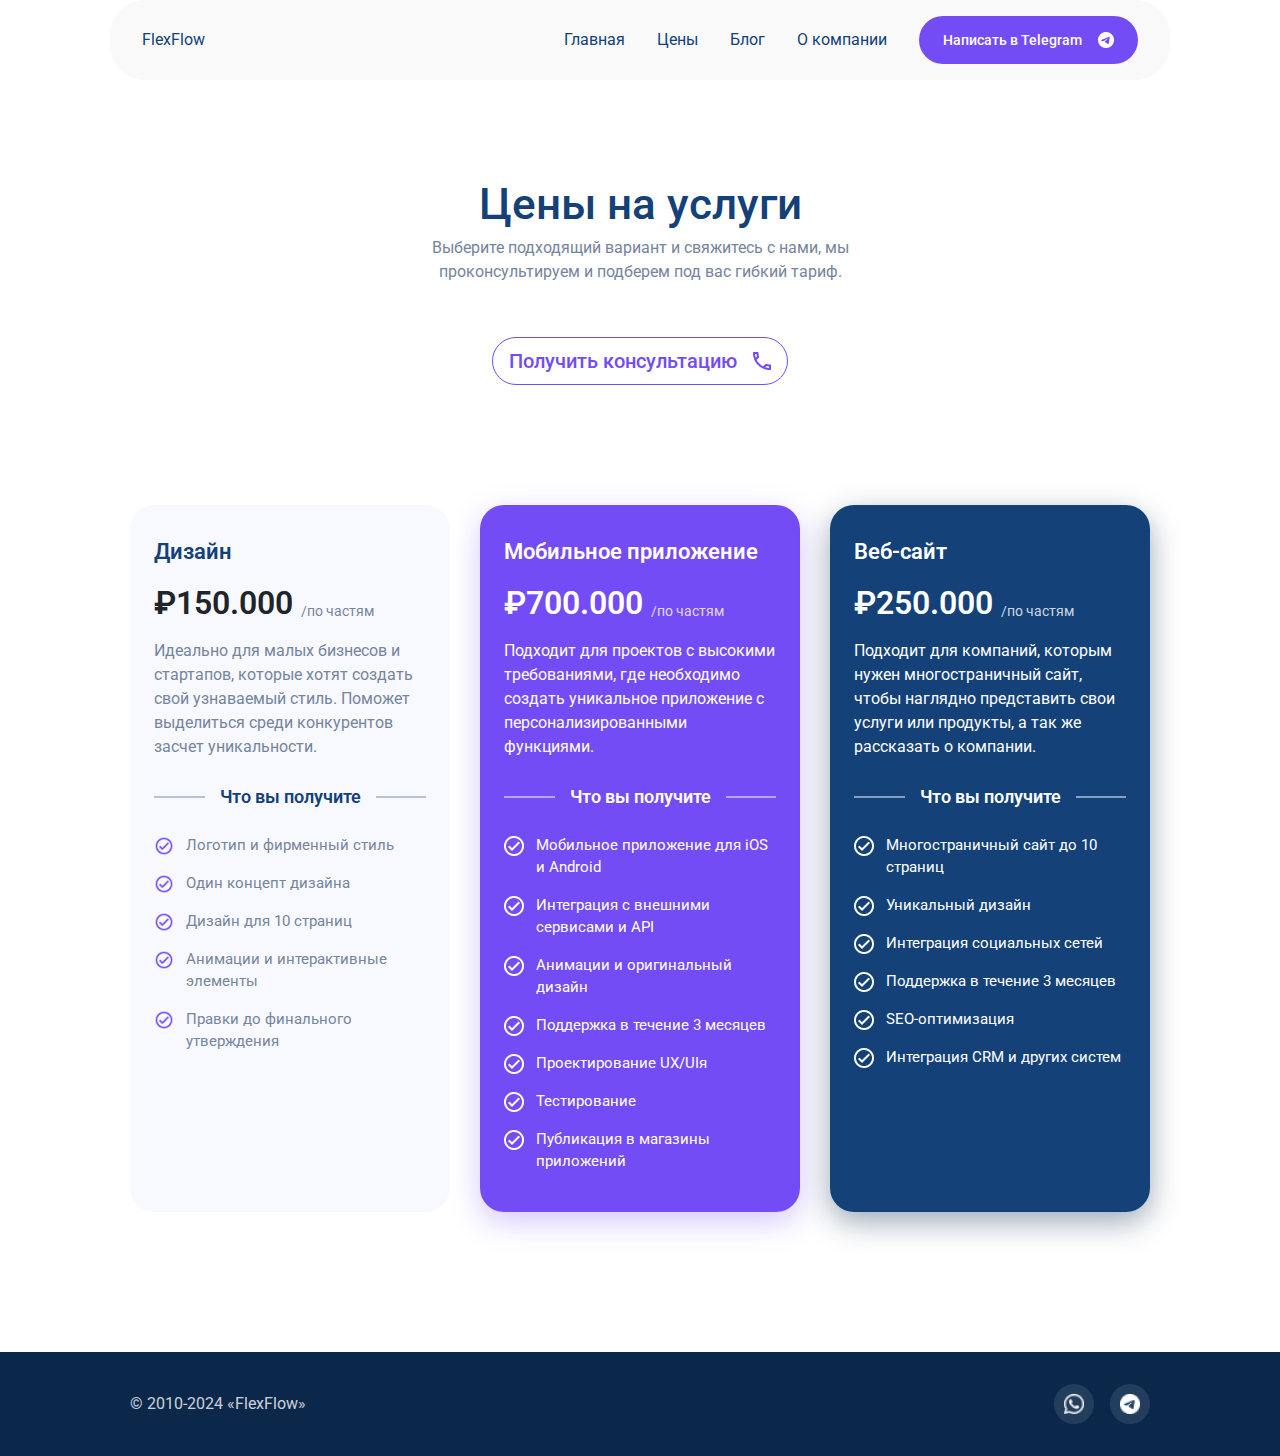
<file: uslugi.html>
<!DOCTYPE html>
<html lang="en">
<head>
    <meta charset="UTF-8">
    <meta name="viewport" content="width=device-width, initial-scale=1.0">
    
    <!-- Подключение шрифтов Google Fonts -->
    <link rel="preconnect" href="https://fonts.googleapis.com">
    <link rel="preconnect" href="https://fonts.gstatic.com" crossorigin>
    <link href="https://fonts.googleapis.com/css2?family=Roboto:ital,wght@0,100..900;1,100..900&display=swap" rel="stylesheet">
    
    <!-- Bootstrap CSS -->
    <link href="https://cdn.jsdelivr.net/npm/bootstrap@5.3.3/dist/css/bootstrap.min.css" rel="stylesheet" integrity="sha384-QWTKZyjpPEjISv5WaRU9OFeRpok6YctnYmDr5pNlyT2bRjXh0JMhjY6hW+ALEwIH" crossorigin="anonymous">
    
    <!-- Пользовательские стили -->
    <link rel="stylesheet" href="style.css">
    
    <title>digital агенство</title>
</head>
<body>
    <!-- ===== ШАПКА САЙТА ===== -->
    <header id="header">
        <div class="wrapper-header">
            <!-- Верхняя строка с логотипом и бургером -->
            <div class="header-top d-flex align-items-center justify-content-between">
                <!-- Логотип слева -->
                <div class="phrase-head">
                    <a href="#"><p class="h3 shrift-h">FlexFlow</p></a>
                </div>
                
                <!-- Бургер-кнопка (скрыта на десктопе) -->
                <button class="navbar-toggler d-lg-none border-0" type="button" 
                        data-bs-toggle="collapse" 
                        data-bs-target="#navbarContent"
                        aria-controls="navbarContent" 
                        aria-expanded="false" 
                        aria-label="Переключить навигацию">
                    <span class="navbar-toggler-icon"></span>
                </button>
            </div>

            <!-- Мобильное меню (сворачивается) -->
            <div class="collapse navbar-collapse" id="navbarContent">
                <div class="mobile-menu-content">
                    <!-- Навигационные ссылки -->
                    <nav class="menu">
                        <a href="index.html"><p class="h5 shrift-nav">Главная</p></a>
                        <a href="#"><p class="h5 shrift-nav">Цены</p></a>
                        <a href="#"><p class="h5 shrift-nav">Блог</p></a>
                        <a href="#"><p class="h5 shrift-nav">О компании</p></a>
                    </nav>
                    
                    <!-- Кнопка Telegram -->
                    <div class="wrap-but">
                        <a href="#" class="h5 tg" target="_blank">Написать в Telegram</a>
                        <img src="./images/Vector.png" alt="logo" class="logo ms-2">
                    </div>
                </div>
            </div>
        </div>  
    </header>
    <main id="main">
        <!-- Главный блок (Hero) с фоновым изображением -->
        <div class="us-main d-flex flex-column align-items-center justify-content-between">
            <h1 class="shrift-h1 us-text">Цены на услуги</h1>
            <p class="h6 shr small-txt">Выберите подходящий вариант и свяжитесь с нами, мы<br> проконсультируем и подберем под вас гибкий тариф.</p>
            
            <!-- Кнопки в главном блоке -->
            <div class="common d-flex">
                <div class="us-wrap-but bt2 d-flex justify-content-center align-items-center">
                    <a href="#" class="h5 text-purple m-0">Получить консультацию</a>
                    <img src="./images/Vector (4).png" alt="logo" class="logo ms-2 .lets-work-btn-outline">
                </div>
            </div>
        </div>
    </main>
    <section class="us-grid">
        <div class="wrap-us-grid">
            <!-- Карточка 1: Веб и мобильные приложения -->
            <div class="custom-us-card-static">
                <div class="card-content">
                    <h5 class="card-title">Дизайн</h5>
                    <div class="wrt">
                        <p class="h1">₽150.000</p>
                        <sub class="gg2">/по частям</sub>
                    </div>
                    <p class="card-description">Идеально для малых бизнесов и стартапов, которые хотят создать свой узнаваемый стиль. Поможет выделиться среди конкурентов засчет уникальности.</p>
                    <p class="title-line">Что вы получите</p>
                    <div class="wrap1">
                        <img src="images/check_circle.png" alt="галочка" width="20" height="20">
                        <p class="card-description">Логотип и фирменный стиль</p>
                    </div>
                    <div class="wrap1">
                        <img src="images/check_circle.png" alt="галочка" width="20" height="20">
                        <p class="card-description">Один концепт дизайна</p>
                    </div>
                    <div class="wrap1">
                        <img src="images/check_circle.png" alt="галочка" width="20" height="20">
                        <p class="card-description">Дизайн для 10 страниц</p>
                    </div>
                    <div class="wrap1">
                        <img src="images/check_circle.png" alt="галочка" width="20" height="20">
                        <p class="card-description">Анимации и интерактивные элементы</p>
                    </div>
                    <div class="wrap1">
                        <img src="images/check_circle.png" alt="галочка" width="20" height="20">
                        <p class="card-description">Правки до финального утверждения</p>
                    </div>
                </div>
            </div>
            
            <!-- Карточка 2: Индивидуальный дизайн (фиолетовая) -->
            <div class="custom-us-card-static ryt">
                <div class="card-content">
                    <h5 class="card-title">Мобильное приложение</h5>
                    <div class="wrt">
                        <p class="h1 text-white">₽700.000</p>
                        <sub class="gg2">/по частям</sub>
                    </div>
                    <p class="card-description">Подходит для проектов с высокими требованиями, где необходимо создать уникальное приложение с персонализированными функциями.</p>
                    <p class="title-line">Что вы получите</p>
                    <div class="wrap1">
                        <img src="./images/Vector (5).png" alt="галочка" width="20" height="20">
                        <p class="card-description">Мобильное приложение для iOS и Android</p>
                    </div>
                    <div class="wrap1">
                        <img src="./images/Vector (5).png" alt="галочка" width="20" height="20">
                        <p class="card-description">Интеграция с внешними сервисами и API</p>
                    </div>
                    <div class="wrap1">
                        <img src="./images/Vector (5).png" alt="галочка" width="20" height="20">
                        <p class="card-description">Анимации и оригинальный дизайн</p>
                    </div>
                    <div class="wrap1">
                        <img src="./images/Vector (5).png" alt="галочка" width="20" height="20">
                        <p class="card-description">Поддержка в течение 3 месяцев</p>
                    </div>
                    <div class="wrap1">
                        <img src="./images/Vector (5).png" alt="галочка" width="20" height="20">
                        <p class="card-description">Проектирование UX/UIя</p>
                    </div>
                    <div class="wrap1">
                        <img src="./images/Vector (5).png" alt="галочка" width="20" height="20">
                        <p class="card-description">Тестирование</p>
                    </div>
                    <div class="wrap1">
                        <img src="./images/Vector (5).png" alt="галочка" width="20" height="20">
                        <p class="card-description">Публикация в магазины приложений</p>
                    </div>
                </div>
            </div>
            
            <!-- Карточка 3: Искусственный интеллект (синяя) -->
            <div class="custom-us-card-static ryt2">
                <div class="card-content">
                    <h5 class="card-title">Веб-сайт</h5>
                    <div class="wrt">
                        <p class="h1 text-white">₽250.000</p>
                        <sub class="gg2">/по частям</sub>
                    </div>
                    <p class="card-description">Подходит для компаний, которым нужен многостраничный сайт, чтобы наглядно представить свои услуги или продукты, а так же рассказать о компании.</p>
                    <p class="title-line">Что вы получите</p>
                    <div class="wrap1">
                        <img src="./images/Vector (5).png" alt="галочка" width="20" height="20">
                        <p class="card-description">Многостраничный сайт до 10 страниц</p>
                    </div>
                    <div class="wrap1">
                        <img src="./images/Vector (5).png" alt="галочка" width="20" height="20">
                        <p class="card-description">Уникальный дизайн</p>
                    </div>
                    <div class="wrap1">
                        <img src="./images/Vector (5).png" alt="галочка" width="20" height="20">
                        <p class="card-description">Интеграция социальных сетей</p>
                    </div>
                    <div class="wrap1">
                        <img src="./images/Vector (5).png" alt="галочка" width="20" height="20">
                        <p class="card-description">Поддержка в течение 3 месяцев</p>
                    </div>
                    <div class="wrap1">
                        <img src="./images/Vector (5).png" alt="галочка" width="20" height="20">
                        <p class="card-description">SEO-оптимизация</p>
                    </div>
                    <div class="wrap1">
                        <img src="./images/Vector (5).png" alt="галочка" width="20" height="20">
                        <p class="card-description">Интеграция CRM и других систем</p>
                    </div>
                </div>
            </div>
        </div>
    </section>
    <!-- ===== ПОДВАЛ САЙТА (ФУТЕР) ===== -->
    <footer id="footer">
        <div class="footer-container">
            <div class="footer-content">
                <div class="footer-copyright">© 2010-2024 «FlexFlow»</div>
                <div class="footer-social">
                    <a href="#" class="social-link" aria-label="WhatsApp">
                        <img src="./images/whatszsap.png" alt="WhatsApp">
                    </a>
                    <a href="#" class="social-link" aria-label="Telegram">
                        <img src="./images/Vector.png" alt="Telegram">
                    </a>
                </div>
            </div>
        </div>
    </footer>
    <!-- Bootstrap JS  -->
    <script src="https://cdn.jsdelivr.net/npm/bootstrap@5.3.3/dist/js/bootstrap.bundle.min.js"></script>
</body>
</html>
</file>
<file: style.css>
/* ===== ОБНУЛЕНИЕ СТИЛЕЙ ===== */
*,
*::after,
*::before {
    padding: 0;
    margin: 0;
    box-sizing: border-box;
}

html {
    overflow-x: hidden; /* Убираем горизонтальный скролл */
}

body {
    font-family: 'Roboto', sans-serif;
}

a {
    cursor: pointer;
    text-decoration: none;
}

/* ===== ШАПКА САЙТА ===== */
.wrapper-header {
    width: 100%;
    max-width: 1060px;
    background-color: rgba(246, 246, 246, 0.7);
    border-radius: 35px;
    padding: 16px 32px;
    margin: 0 auto;
    min-height: 80px;
    transition: all 0.3s ease;
}

.header-top {
    width: 100%;
}

/* Логотип */
.phrase-head a p {
    font-family: 'Roboto', sans-serif;
    font-weight: 400;
    font-size: 16px;
    line-height: 24px;
    color: rgba(19, 65, 120, 1);
    margin-bottom: 0;
}

/* ===== БУРГЕР-МЕНЮ ===== */
.navbar-toggler {
    border: none;
    padding: 0.5rem;
}

.navbar-toggler:focus {
    box-shadow: none;
    outline: none;
}

.navbar-toggler-icon {
    background-image: url("data:image/svg+xml,%3csvg xmlns='http://www.w3.org/2000/svg' viewBox='0 0 30 30'%3e%3cpath stroke='rgba%2819, 65, 120, 1%29' stroke-linecap='round' stroke-miterlimit='10' stroke-width='2' d='M4 7h22M4 15h22M4 23h22'/%3e%3c/svg%3e");
    width: 1.5em;
    height: 1.5em;
}

/* ===== МОБИЛЬНОЕ МЕНЮ ===== */
.navbar-collapse {
    width: 100%;
    transition: all 0.3s ease;
}

.mobile-menu-content {
    padding: 20px 0 0 0;
    width: 100%;
}

.menu {
    display: flex;
    flex-direction: column;
    width: 100%;
    margin-bottom: 20px;
}

.menu a {
    width: 100%;
    text-decoration: none;
}

.menu a p {
    font-family: 'Roboto', sans-serif;
    font-weight: 400;
    font-size: 16px;
    line-height: 24px;
    color: rgba(19, 65, 120, 1);
    width: 100%;
    text-align: left;
    padding: 12px 0;
    margin: 0;
    border-bottom: 1px solid rgba(19, 65, 120, 0.1);
}

.menu a:last-child p {
    border-bottom: none;
}

/* ===== КНОПКА TELEGRAM ===== */
.wrap-but {
    width: 100%;
    max-width: 100%;
    height: 3rem;
    display: flex;
    justify-content: center;
    align-items: center;
    gap: 8px;
    border-radius: 25px;
    padding: 16px;
    background-color: rgba(115, 76, 245, 1);
    transition: background-color 0.2s ease;
}

.wrap-but:hover {
    background-color: rgba(95, 56, 225, 1);
}

.tg {
    font-family: 'Roboto', sans-serif;
    font-weight: 500;
    font-size: 14px;
    line-height: 16px;
    color: rgba(255, 255, 255, 1);
    margin-bottom: 0;
}

.text-white {
    color: white !important;
}

/* ===== ГЛАВНЫЙ БЛОК (HERO) ===== */
.wrapper-main {
    background-image: url('./images/6cbaba819b995f2b241c750c7ea8d3e998feb6a4.png');
    background-size: cover;
    background-position: center;
    background-repeat: no-repeat;
    color: rgba(255, 255, 255, 1);
    max-width: 1060px;
    margin: 40px auto 0;
    padding: 60px 40px;
    border-radius: 35px;
}

.shrift-h1 {
    font-family: 'Roboto', sans-serif;
    font-weight: 500;
    font-size: 54px;
    line-height: 64px;
    text-align: center;
    color: white;
}

.shr {
    font-family: 'Roboto', sans-serif;
    font-weight: 400;
    font-size: 16px;
    line-height: 24px;
    text-align: center;
    color: white;
}

/* Кнопки в главном блоке */
.common {
    gap: 16px;
    margin-top: 20px;
}

.common .wrap-but {
    width: 15rem;
    max-width: 300px;
    margin: 0;
}

.common .wrap-but a {
    color: white;
    font-weight: 500;
}

.bt2 {
    transition: all 0.2s ease;
}

.common .bt2:hover {
    background-color: white;
}

.common .bt2:hover a {
    color: rgba(115, 76, 245, 1) !important;
}

/* ===== СЕКЦИЯ С КОМПАНИЯМИ ===== */
.shrift-h6 {
    font-family: 'Roboto', sans-serif;
    font-weight: 400;
    font-size: 16px;
    line-height: 24px;
    text-align: center;
    color: rgba(117, 133, 157, 1);
}

.companies-section {
    margin-top: 3.75rem;
}

.shrr {
    font-family: 'Roboto', sans-serif;
    font-weight: 400;
    font-size: 16px;
    line-height: 24px;
}

.wrap-logo {
    display: flex;
    gap: 16px;
}

.rr {
    margin-bottom: 0;
}

/* ===== СЕКЦИЯ УСЛУГ ===== */
.uslugy-section {
    width: 100%;
    max-width: 1060px;
    margin: 80px auto 0;
    padding: 0 20px;
}

.wrap-uslugi {
    display: flex;
    flex-direction: column;
    align-items: center;
    text-align: center;
    margin-bottom: 48px;
}

.prp {
    font-family: 'Roboto', sans-serif;
    font-weight: 500;
    font-size: 16px;
    line-height: 24px;
    color: rgba(115, 76, 245, 1);
    margin-bottom: 12px;
    text-transform: uppercase;
    letter-spacing: 1px;
}

.wrap-uslugi h2 {
    font-family: 'Roboto', sans-serif;
    font-weight: 600;
    font-size: 42px;
    line-height: 52px;
    color: rgba(19, 65, 120, 1);
    margin-bottom: 20px;
    max-width: 800px;
}

.wrap-uslugi .card-description {
    font-family: 'Roboto', sans-serif;
    font-weight: 400;
    font-size: 18px;
    line-height: 28px;
    color: rgba(117, 133, 157, 1);
    max-width: 700px;
    margin: 0 auto;
}

/* Сетка услуг */
.services-grid {
    display: grid;
    grid-template-columns: repeat(3, 1fr);
    gap: 30px;
    width: 100%;
}

/* Карточка услуги */
.custom-service-card {
    background: #f8f9ff;
    border-radius: 24px;
    padding: 32px 24px;
    display: flex;
    flex-direction: column;
    align-items: flex-start;
    transition: all 0.3s ease;
    border: none;
    height: 100%;
    min-height: 280px;
}

.custom-service-card:hover {
    background: white;
    box-shadow: 0 20px 40px rgba(115, 76, 245, 0.08);
    transform: translateY(-5px);
}

/* Иконка карточки */
.card-icon-wrapper {
    width: 64px;
    height: 64px;
    background: rgba(115, 76, 245, 0.1);
    border-radius: 16px;
    display: flex;
    align-items: center;
    justify-content: center;
    margin-bottom: 24px;
}

.card-icon-wrapper img {
    width: 32px;
    height: 32px;
    object-fit: contain;
}

/* Заголовок карточки */
.card-title {
    font-family: 'Roboto', sans-serif;
    font-weight: 600;
    font-size: 22px;
    line-height: 30px;
    color: rgba(19, 65, 120, 1);
    margin-bottom: 16px;
    text-align: left;
}

/* Описание карточки */
.card-description {
    font-family: 'Roboto', sans-serif;
    font-weight: 400;
    font-size: 16px;
    line-height: 24px;
    color: rgba(117, 133, 157, 1);
    margin: 0;
    text-align: left;
}

/* ===== СЕКЦИЯ ИНДИВИДУАЛЬНЫХ РЕШЕНИЙ ===== */
.individual-decision {
    width: 100%;
    max-width: 1060px;
    margin: 80px auto 0;
    padding: 0 20px;
}

.com-wrap {
    background: linear-gradient(135deg, rgba(115, 76, 245, 0.05) 0%, rgba(19, 65, 120, 0.02) 100%);
    border-radius: 35px;
    padding: 0;
    width: 100%;
    display: flex;
    align-items: center;
    overflow: hidden;
}

/* Левая колонка с текстом (60%) */
.wrapper-ind {
    flex: 0 0 60%;
    padding: 60px 40px;
}

.ind {
    font-family: 'Roboto', sans-serif;
    font-weight: 500;
    font-size: 44px;
    line-height: 48px;
    color: rgba(19, 65, 120, 1);
    margin-bottom: 24px;
}

.indd {
    font-family: 'Roboto', sans-serif;
    font-weight: 400;
    font-size: 16px;
    line-height: 24px;
    color: rgba(117, 133, 157, 1);
    margin-bottom: 32px;
    max-width: 500px;
}

.inner-ind {
    display: flex;
    flex-direction: row;
    gap: 20px;
}

.inner-ind > .wrap-but {
    width: 15rem !important;
    max-width: 300px !important;
    margin: 0 !important;
    background-color: rgba(115, 76, 245, 1);
    transition: all 0.2s ease;
    border: 1px solid rgba(115, 76, 245, 1);
}

.inner-ind > .wrap-but a {
    color: white !important;
    font-weight: 500 !important;
    transition: color 0.2s ease;
}
/* ===== СЕКЦИЯ ПРОФЕССИОНАЛЬНАЯ ЭКСПЕРТИЗА ===== */
.prof-expert {
    width: 100%;
    max-width: 1060px;
    margin: 80px auto 0;
    padding: 0 20px;
}

.prof-expert .com-wrap {
    background: linear-gradient(135deg, rgba(115, 76, 245, 0.05) 0%, rgba(19, 65, 120, 0.02) 100%);
    border-radius: 35px;
    padding: 0;
    width: 100%;
    display: flex;
    align-items: center;
    gap: 20px;
    overflow: hidden;
}
.portfolio{
    width: 100%;
    max-width: 1060px;
    margin: 80px auto 0;
    padding: 0 20px;
}
.portfolio-grid{
    display: grid;
    grid-template-columns: repeat(3, 1fr);
    gap: 30px;
    width: 100%;
}
/* Общие стили для обеих секций */
.individual-decision .wrapper-ind,
.prof-expert .wrapper-ind {
    flex: 0 0 50%;
    padding: 60px 40px;
}

.individual-decision .imaga,
.prof-expert .imaga {
    flex: 0 0 50%;
    height: 100%;
    display: flex;
    align-items: center;
    justify-content: center;
    padding: 20px;
}
.imggg{
    border-radius: 24px;
    background-repeat: no-repeat
}
.individual-decision .imaga img,
.prof-expert .imaga img {
    width: 100%;
    height: auto;
    max-height: 400px;
    object-fit: cover;
    border-radius: 24px;
    box-shadow: 0 20px 40px rgba(115, 76, 245, 0.15);
}
/* ===== СЕКЦИЯ ПОРТФОЛИО ===== */
.portfolio {
    width: 100%;
    max-width: 1060px;
    margin: 80px auto 0;
    padding: 0 20px;
}

.port-wrap {
    margin-bottom: 48px;
}

.portfolio-grid {
    display: grid;
    grid-template-columns: repeat(3, 1fr);
    gap: 30px;
    width: 100%;
}

/* Карточка портфолио */
.portfolio-card {
    background: #f8f9ff;
    border-radius: 24px;
    overflow: hidden;
    transition: all 0.3s ease;
    height: 100%;
    display: flex;
    flex-direction: column;
}

.portfolio-card:hover {
    background: white;
    box-shadow: 0 20px 40px rgba(115, 76, 245, 0.08);
    transform: translateY(-5px);
}

/* Контейнер изображения */
.portfolio-img-wrapper {
    width: 100%;
    height: 360px;
    overflow: hidden;
    background: #f0f0f5;
}

.portfolio-img {
    width: 100%;
    height: 100%;
    object-fit: cover;
    transition: transform 0.3s ease;
}

.portfolio-card:hover .portfolio-img {
    transform: scale(1.05);
}

/* Контент карточки */
.portfolio-content {
    padding: 24px 24px 32px;
    flex-grow: 1;
    display: flex;
    flex-direction: column;
    gap: 12px;
}

.portfolio-title {
    font-family: 'Roboto', sans-serif;
    font-weight: 600;
    font-size: 22px;
    line-height: 30px;
    color: rgba(19, 65, 120, 1);
    margin: 0;
    text-align: left;
}

.portfolio-description {
    font-family: 'Roboto', sans-serif;
    font-weight: 400;
    font-size: 16px;
    line-height: 24px;
    color: rgba(117, 133, 157, 1);
    margin: 0;
    text-align: left;
}

/* ===== АДАПТАЦИЯ ДЛЯ ПЛАНШЕТОВ ===== */
@media (max-width: 991px) and (min-width: 768px) {
    .portfolio {
        margin-top: 60px;
    }
    
    .portfolio-grid {
        grid-template-columns: repeat(2, 1fr);
        gap: 24px;
    }
    
    .portfolio-img-wrapper {
        height: 320px;
    }
    
    .portfolio-content {
        padding: 20px 20px 28px;
    }
    
    .portfolio-title {
        font-size: 20px;
        line-height: 28px;
    }
    
    .portfolio-description {
        font-size: 15px;
        line-height: 22px;
    }
    
    .br-desktop {
        display: none;
    }
}
.lets-work{
    background-repeat:no-repeat;
    background-image: url('./images/6cbaba819b995f2b241c750c7ea8d3e998feb6a4.png');
    width: 1440px;
    height: 600px;
    gap: 10px;
    padding-top: 140px;
    padding-right: 370px;
    padding-bottom: 140px;
    padding-left: 370px;

}
/* ===== АДАПТАЦИЯ ДЛЯ МОБИЛЬНЫХ ===== */
@media (max-width: 767px) {
    .portfolio {
        margin-top: 48px;
        padding: 0 16px;
    }
    
    .port-wrap {
        margin-bottom: 40px;
    }
    
    .port-wrap h2 {
        font-size: 32px;
        line-height: 40px;
        padding: 0 10px;
    }
    
    .port-wrap .card-description {
        font-size: 16px;
        line-height: 24px;
        padding: 0 16px;
    }
    
    .portfolio-grid {
        grid-template-columns: 1fr;
        gap: 24px;
        max-width: 500px;
        margin-left: auto;
        margin-right: auto;
    }
    
    .portfolio-img-wrapper {
        height: 300px;
    }
    
    .portfolio-content {
        padding: 20px 20px 24px;
        align-items: center;
        text-align: center;
    }
    
    .portfolio-title {
        font-size: 20px;
        line-height: 28px;
        text-align: center;
        width: 100%;
    }
    
    .portfolio-description {
        font-size: 15px;
        line-height: 22px;
        text-align: center;
        width: 100%;
    }
    
    .br-desktop {
        display: none;
    }
}
/* ===== СЕКЦИЯ НАЧАЛА РАБОТЫ ===== */
.lets-work {
    width: 100%;
    max-width: 1060px;
    margin: 80px auto 0;
    padding: 0 20px;
    background-image: url('./images/6cbaba819b995f2b241c750c7ea8d3e998feb6a4.png');
    background-size: cover;
    background-position: center;
    background-repeat: no-repeat;
    border-radius: 35px;
    min-height: 400px;
    display: flex;
    align-items: center;
    justify-content: center;
    position: relative;
    overflow: hidden;
}

/* Затемнение фона для лучшей читаемости текста */
.lets-work::before {
    content: '';
    position: absolute;
    top: 0;
    left: 0;
    right: 0;
    bottom: 0;
    background: rgba(0, 0, 0, 0.4);
    border-radius: 35px;
    z-index: 1;
}

.lets-work-container {
    position: relative;
    z-index: 2;
    text-align: center;
    color: white;
    max-width: 800px;
    padding: 60px 40px;
    width: 100%;
}

.lets-work-title {
    font-family: 'Roboto', sans-serif;
    font-weight: 600;
    font-size: 48px;
    line-height: 56px;
    color: white;
    margin-bottom: 20px;
}

.lets-work-subtitle {
    font-family: 'Roboto', sans-serif;
    font-weight: 500;
    font-size: 24px;
    line-height: 32px;
    color: white;
    margin-bottom: 16px;
}

.lets-work-description {
    font-family: 'Roboto', sans-serif;
    font-weight: 400;
    font-size: 18px;
    line-height: 28px;
    color: white;
    margin-bottom: 32px;
    max-width: 600px;
    margin-left: auto;
    margin-right: auto;
}

.lets-work-buttons {
    display: flex;
    gap: 20px;
    justify-content: center;
    flex-wrap: wrap;
}

.lets-work-btn {
    display: inline-block;
    padding: 14px 32px;
    border-radius: 30px;
    font-family: 'Roboto', sans-serif;
    font-weight: 500;
    font-size: 16px;
    line-height: 24px;
    text-decoration: none;
    transition: all 0.3s ease;
    cursor: pointer;
    border: 1px solid transparent;
}

.lets-work-btn-primary {
    background-color: rgba(115, 76, 245, 1);
    color: white;
    border: 1px solid rgba(115, 76, 245, 1);
}

.lets-work-btn-primary:hover {
    background-color: rgba(95, 56, 225, 1);
    transform: translateY(-2px);
    box-shadow: 0 10px 25px rgba(115, 76, 245, 0.3);
}

.lets-work-btn-outline {
    background-color: transparent;
    color: white;
    border: 1px solid white;
}

.lets-work-btn-outline:hover {
    background-color: white;
    color: rgba(19, 65, 120, 1);
    transform: translateY(-2px);
    box-shadow: 0 10px 25px rgba(255, 255, 255, 0.2);
}
/* ===== ПОДВАЛ САЙТА (ФУТЕР) ===== */
#footer {
    width: 100%;
    background-color: rgba(11, 40, 75, 1);
    margin-top: 80px;
}

.footer-container {
    max-width: 1060px;
    margin: 0 auto;
    padding: 0 20px;
    width: 100%;
}

.footer-content {
    display: flex;
    justify-content: space-between;
    align-items: center;
    padding: 32px 0;
    width: 100%;
}

.footer-copyright {
    font-family: 'Roboto', sans-serif;
    font-weight: 400;
    font-size: 16px;
    line-height: 24px;
    color: rgba(255, 255, 255, 0.8);
}

.footer-social {
    display: flex;
    gap: 16px;
    align-items: center;
}

.social-link {
    display: flex;
    align-items: center;
    justify-content: center;
    width: 40px;
    height: 40px;
    border-radius: 50%;
    background-color: rgba(255, 255, 255, 0.1);
    transition: all 0.3s ease;
}

.social-link:hover {
    background-color: rgba(115, 76, 245, 1);
    transform: translateY(-2px);
}

.social-link img {
    width: 20px;
    height: 20px;
    object-fit: contain;
    filter: brightness(0) invert(1);
}

/* ===== АДАПТАЦИЯ ДЛЯ ПЛАНШЕТОВ ===== */
@media (max-width: 991px) and (min-width: 768px) {
    #footer {
        margin-top: 60px;
    }
    
    .footer-content {
        padding: 28px 0;
    }
}

/* ===== АДАПТАЦИЯ ДЛЯ МОБИЛЬНЫХ ===== */
@media (max-width: 767px) {
    #footer {
        margin-top: 48px;
    }
    
    .footer-content {
        flex-direction: column;
        gap: 20px;
        padding: 24px 0;
        text-align: center;
    }
    
    .footer-copyright {
        font-size: 15px;
    }
    
    .footer-social {
        gap: 20px;
    }
    
    .social-link {
        width: 44px;
        height: 44px;
    }
}

/* ===== АДАПТАЦИЯ ДЛЯ ОЧЕНЬ МАЛЕНЬКИХ ЭКРАНОВ ===== */
@media (max-width: 480px) {
    #footer {
        margin-top: 40px;
    }
    
    .footer-content {
        padding: 20px 0;
        gap: 16px;
    }
    
    .footer-copyright {
        font-size: 14px;
    }
    
    .social-link {
        width: 40px;
        height: 40px;
    }
    
    .social-link img {
        width: 18px;
        height: 18px;
    }
}

/* ===== АДАПТАЦИЯ ДЛЯ ПЛАНШЕТОВ ===== */
@media (max-width: 991px) and (min-width: 768px) {
    #footer {
        margin-top: 60px;
    }
    
    .footer-content {
        padding: 28px 0;
    }
}

/* ===== АДАПТАЦИЯ ДЛЯ МОБИЛЬНЫХ ===== */
@media (max-width: 767px) {
    #footer {
        margin-top: 48px;
    }
    
    .footer-content {
        flex-direction: column;
        gap: 20px;
        padding: 24px 0;
        text-align: center;
    }
    
    .footer-copyright {
        font-size: 15px;
    }
    
    .footer-social {
        gap: 20px;
    }
    
    .social-link {
        width: 44px;
        height: 44px;
    }
}

/* ===== АДАПТАЦИЯ ДЛЯ ОЧЕНЬ МАЛЕНЬКИХ ЭКРАНОВ ===== */
@media (max-width: 480px) {
    #footer {
        margin-top: 40px;
    }
    
    .footer-content {
        padding: 20px 0;
        gap: 16px;
    }
    
    .footer-copyright {
        font-size: 14px;
    }
    
    .social-link {
        width: 40px;
        height: 40px;
    }
    
    .social-link img {
        width: 18px;
        height: 18px;
    }
}
/* ===== АДАПТАЦИЯ ДЛЯ ПЛАНШЕТОВ ===== */
@media (max-width: 991px) and (min-width: 768px) {
    .lets-work {
        margin-top: 60px;
        min-height: 350px;
    }
    
    .lets-work-container {
        padding: 50px 30px;
    }
    
    .lets-work-title {
        font-size: 42px;
        line-height: 50px;
    }
    
    .lets-work-subtitle {
        font-size: 22px;
        line-height: 30px;
    }
    
    .lets-work-description {
        font-size: 16px;
        line-height: 24px;
    }
    
    .lets-work-btn {
        padding: 12px 28px;
        font-size: 15px;
    }
}

/* ===== АДАПТАЦИЯ ДЛЯ МОБИЛЬНЫХ ===== */
@media (max-width: 767px) {
    .lets-work {
        margin-top: 48px;
        padding: 0 16px;
        min-height: 300px;
        border-radius: 25px;
    }
    
    .lets-work::before {
        border-radius: 25px;
    }
    
    .lets-work-container {
        padding: 40px 20px;
    }
    
    .lets-work-title {
        font-size: 32px;
        line-height: 40px;
        margin-bottom: 16px;
    }
    
    .lets-work-subtitle {
        font-size: 20px;
        line-height: 28px;
        margin-bottom: 12px;
    }
    
    .lets-work-description {
        font-size: 15px;
        line-height: 22px;
        margin-bottom: 28px;
    }
    
    .lets-work-buttons {
        flex-direction: column;
        gap: 16px;
        max-width: 320px;
        margin-left: auto;
        margin-right: auto;
    }
    
    .lets-work-btn {
        width: 100%;
        padding: 14px 20px;
        text-align: center;
        font-size: 15px;
    }
}

/* ===== АДАПТАЦИЯ ДЛЯ ОЧЕНЬ МАЛЕНЬКИХ ЭКРАНОВ ===== */
@media (max-width: 480px) {
    .lets-work {
        margin-top: 40px;
        padding: 0 12px;
        min-height: 280px;
    }
    
    .lets-work-container {
        padding: 30px 16px;
    }
    
    .lets-work-title {
        font-size: 28px;
        line-height: 36px;
    }
    
    .lets-work-subtitle {
        font-size: 18px;
        line-height: 26px;
    }
    
    .lets-work-description {
        font-size: 14px;
        line-height: 20px;
        margin-bottom: 24px;
    }
    
    .lets-work-btn {
        padding: 12px 16px;
        font-size: 14px;
    }
}
/* ===== АДАПТАЦИЯ ДЛЯ ОЧЕНЬ МАЛЕНЬКИХ ЭКРАНОВ ===== */
@media (max-width: 480px) {
    .portfolio {
        margin-top: 40px;
        padding: 0 12px;
    }
    
    .port-wrap h2 {
        font-size: 28px;
        line-height: 36px;
    }
    
    .port-wrap .card-description {
        font-size: 15px;
        line-height: 22px;
        padding: 0 12px;
    }
    
    .portfolio-grid {
        gap: 20px;
    }
    
    .portfolio-img-wrapper {
        height: 260px;
    }
    
    .portfolio-content {
        padding: 16px 16px 20px;
    }
    
    .portfolio-title {
        font-size: 18px;
        line-height: 26px;
    }
    
    .portfolio-description {
        font-size: 14px;
        line-height: 20px;
    }
}

/* ===== ДОПОЛНИТЕЛЬНЫЕ СТИЛИ ДЛЯ ТЕКСТА ===== */
.port-wrap .prp {
    font-family: 'Roboto', sans-serif;
    font-weight: 500;
    font-size: 16px;
    line-height: 24px;
    color: rgba(115, 76, 245, 1);
    margin-bottom: 12px;
    text-transform: uppercase;
    letter-spacing: 1px;
}

.port-wrap h2 {
    font-family: 'Roboto', sans-serif;
    font-weight: 600;
    font-size: 42px;
    line-height: 52px;
    color: rgba(19, 65, 120, 1);
    margin-bottom: 20px;
}

.port-wrap .card-description {
    font-family: 'Roboto', sans-serif;
    font-weight: 400;
    font-size: 18px;
    line-height: 28px;
    color: rgba(117, 133, 157, 1);
    max-width: 700px;
    margin: 0 auto;
}

/* Скрываем br на мобильных */
.br-desktop {
    display: inline;
}

@media (max-width: 767px) {
    .br-desktop {
        display: none;
    }
}
/* Адаптация для планшетов */
@media (max-width: 991px) and (min-width: 768px) {
    .individual-decision .wrapper-ind,
    .prof-expert .wrapper-ind {
        padding: 40px 30px;
    }
    
    .individual-decision .imaga img,
    .prof-expert .imaga img {
        max-height: 320px;
    }
}

/* Адаптация для мобильных */
@media (max-width: 767px) {
    .individual-decision .com-wrap,
    .prof-expert .com-wrap {
        flex-direction: column;
        padding: 30px;
    }
    
    .individual-decision .com-wrap {
        flex-direction: column-reverse; /* Текст сверху, картинка снизу */
    }
    
    .prof-expert .com-wrap {
        flex-direction: column; /* Картинка сверху, текст снизу (уже так и есть) */
    }
    
    .individual-decision .wrapper-ind,
    .prof-expert .wrapper-ind,
    .individual-decision .imaga,
    .prof-expert .imaga {
        flex: 0 0 100%;
        width: 100%;
        padding: 0 0 20px 0;
    }
    
    .individual-decision .wrapper-ind,
    .prof-expert .wrapper-ind {
        padding: 0;
    }
    
    .individual-decision .imaga,
    .prof-expert .imaga {
        padding: 0;
    }
    
    .ind {
        font-size: 32px;
        line-height: 40px;
        text-align: center;
    }
    
    .indd {
        font-size: 15px;
        line-height: 22px;
        text-align: center;
        max-width: 100%;
    }
    
    .inner-ind {
        justify-content: center;
        flex-direction: column;
        gap: 16px;
    }
    
    .inner-ind > .wrap-but {
        width: 100% !important;
        max-width: 100% !important;
    }
    
    .individual-decision .imaga img,
    .prof-expert .imaga img {
        max-height: 280px;
        width: 100%;
    }
}

/* Адаптация для очень маленьких экранов */
@media (max-width: 480px) {
    .individual-decision,
    .prof-expert {
        margin-top: 50px;
    }
    
    .individual-decision .com-wrap,
    .prof-expert .com-wrap {
        padding: 20px;
    }
    
    .ind {
        font-size: 28px;
        line-height: 36px;
    }
    
    .indd {
        font-size: 14px;
        line-height: 20px;
    }
    
    .inner-ind {
        gap: 12px;
    }
    
    .individual-decision .imaga img,
    .prof-expert .imaga img {
        max-height: 220px;
    }
}
/* HOVER - наведение (белый фон, фиолетовый текст) */
.inner-ind > .wrap-but:hover {
    background-color: white !important;
    border: 1px solid rgba(115, 76, 245, 1) !important;
}

.inner-ind > .wrap-but:hover a {
    color: rgba(115, 76, 245, 1) !important;
}

/* ACTIVE - момент нажатия (прозрачный фон, фиолетовый текст) */
.inner-ind > .wrap-but:active {
    background-color: transparent !important;
    border: 1px solid rgba(115, 76, 245, 1) !important;
}

.inner-ind > .wrap-but:active a {
    color: rgba(115, 76, 245, 1) !important;
}

/* Правая колонка с картинкой (40%) */
.imaga {
    flex: 0 0 40%;
    height: 100%;
    display: flex;
    align-items: center;
    justify-content: center;
    padding: 20px 20px 20px 0;
}

.imaga img {
    width: 100%;
    height: auto;
    max-height: 350px;
    object-fit: cover;
    border-radius: 24px;
    box-shadow: 0 20px 40px rgba(115, 76, 245, 0.15);
    width: 510px;
    height: 344px;
    border-radius: 24px;
}

/* ===== ДЕСКТОП (992px+) ===== */
@media (min-width: 992px) {
    /* Шапка */
    .navbar-toggler {
        display: none !important;
    }

    .wrapper-header {
        display: flex;
    }

    .header-top {
        display: flex;
        justify-content: space-between;
        align-items: center;
        width: 100%;
    }

    .navbar-collapse {
        display: flex !important;
        justify-content: space-between;
        align-items: center;
        width: 100%;
        margin-top: 0;
    }

    .mobile-menu-content {
        display: flex;
        justify-content: space-between;
        align-items: center;
        width: 100%;
        padding: 0;
    }

    .phrase-head {
        flex-shrink: 0;
    }

    .menu {
        display: flex !important;
        flex-direction: row !important;
        align-items: center;
        margin-bottom: 0;
        margin-left: auto;
    }

    .menu a {
        width: auto;
    }

    .menu a p {
        border-bottom: none;
        padding: 8px 16px;
        color: rgba(19, 65, 120, 1);
        white-space: nowrap;
    }

    .wrap-but {
        width: auto;
        margin-left: 16px;
        padding: 12px 24px;
        white-space: nowrap;
        flex-shrink: 0;
    }
    
    .wrap-but a {
        font-size: 14px;
    }

    /* Услуги */
    .services-grid {
        grid-template-columns: repeat(3, 1fr);
        gap: 30px;
    }
}

/* ===== ПЛАНШЕТЫ (768px - 991px) ===== */
@media (max-width: 991px) and (min-width: 768px) {
    /* Шапка */
    .wrapper-header {
        padding: 16px 24px;
    }

    .wrapper-main {
        padding: 50px 32px;
    }

    .shrift-h1 {
        font-size: 42px;
        line-height: 50px;
    }
    
    .p-4 {
        padding: 0.5rem !important;
    }

    .navbar-collapse {
        position: static !important;
        width: 100% !important;
    }
    
    .mobile-menu-content {
        padding: 16px 0 8px 0;
    }
    
    .menu a p {
        padding: 10px 0;
    }

    /* Услуги */
    .uslugy-section {
        margin-top: 60px;
        padding: 0 24px;
    }

    .wrap-uslugi h2 {
        font-size: 36px;
        line-height: 44px;
    }

    .wrap-uslugi .card-description {
        font-size: 16px;
        line-height: 24px;
        padding: 0 20px;
    }

    .services-grid {
        grid-template-columns: repeat(2, 1fr);
        gap: 24px;
    }

    .custom-service-card {
        padding: 28px 20px;
        min-height: 260px;
    }

    .card-title {
        font-size: 20px;
        line-height: 28px;
    }

    .card-description {
        font-size: 15px;
        line-height: 22px;
    }

    /* Компании */
    .wrap-logo {
        flex-wrap: wrap;
        justify-content: center;
        gap: 24px;
    }

    .ww {
        flex: 0 1 auto;
        min-width: 160px;
    }

    .ww p {
        padding: 8px;
        font-size: 15px;
    }

    /* Индивидуальные решения - планшеты */
    .wrapper-ind {
        padding: 40px 30px;
    }
    
    .ind {
        font-size: 36px;
        line-height: 44px;
    }
    
    .indd {
        font-size: 15px;
        line-height: 22px;
    }
    
    .imaga img {
        max-height: 280px;
    }
}

/* ===== МОБИЛЬНЫЕ (480px - 767px) ===== */
@media (max-width: 767px) {
    /* Шапка */
    .wrapper-header {
        padding: 12px 16px;
        border-radius: 20px;
    }

    .wrapper-main {
        padding: 40px 20px;
        margin-top: 24px;
        border-radius: 24px;
        background-position: 30% center;
    }

    .shrift-h1 {
        font-size: 32px;
        line-height: 40px;
    }

    .shrift-h1 br {
        display: none;
    }

    .shr {
        font-size: 14px;
        line-height: 20px;
    }

    .common {
        flex-direction: column;
        width: 100%;
        align-items: center;
        gap: 12px;
    }

    .common .wrap-but {
        width: 100%;
        max-width: 280px;
        margin: 0 auto;
    }

    .navbar-collapse {
        position: static !important;
        width: 100% !important;
    }
    
    .mobile-menu-content {
        padding: 16px 0 8px 0;
    }
    
    .menu a p {
        padding: 10px 0;
    }

    /* Компании */
    .companies-section {
        margin-top: 2.5rem;
        align-items: center;
        width: 100%;
    }

    .shrift-h6 {
        font-size: 14px;
        line-height: 20px;
        padding: 0 20px;
        margin-bottom: 24px;
    }

    .wrap-logo {
        flex-direction: column;
        align-items: center;
        gap: 20px;
        width: 100%;
    }

    .ww {
        width: 100%;
        max-width: 240px;
        justify-content: center;
        gap: 12px;
        padding: 4px 0;
    }

    .ww img {
        width: 24px;
        height: 24px;
    }

    .ww p {
        padding: 0;
        font-size: 15px;
        margin-bottom: 0;
    }

    .rr {
        padding: 0 !important;
    }

    /* Услуги */
    .uslugy-section {
        margin-top: 48px;
        padding: 0 16px;
    }

    .wrap-uslugi {
        margin-bottom: 40px;
    }

    .prp {
        font-size: 14px;
        margin-bottom: 8px;
    }

    .wrap-uslugi h2 {
        font-size: 32px;
        line-height: 40px;
        padding: 0 10px;
    }

    .wrap-uslugi .card-description {
        font-size: 16px;
        line-height: 24px;
        padding: 0 16px;
    }

    .services-grid {
        grid-template-columns: 1fr;
        gap: 24px;
        max-width: 450px;
        margin-left: auto;
        margin-right: auto;
    }

    .custom-service-card {
        padding: 28px 24px;
        min-height: auto;
        align-items: center;
        text-align: center;
    }

    .card-icon-wrapper {
        width: 56px;
        height: 56px;
        margin-bottom: 20px;
    }

    .card-icon-wrapper img {
        width: 28px;
        height: 28px;
    }

    .card-title {
        font-size: 20px;
        line-height: 28px;
        text-align: center;
        margin-bottom: 12px;
    }

    .card-description {
        font-size: 15px;
        line-height: 22px;
        text-align: center;
    }

    /* Индивидуальные решения - мобильные */
    .individual-decision {
        margin-top: 60px;
        padding: 0 16px;
    }
    
    .com-wrap {
        flex-direction: column-reverse;
        padding: 30px;
    }
    
    .wrapper-ind {
        flex: 0 0 100%;
        padding: 0;
    }
    
    .ind {
        font-size: 32px;
        line-height: 40px;
        text-align: center;
    }
    
    .indd {
        font-size: 15px;
        line-height: 22px;
        text-align: center;
        max-width: 100%;
    }
    
    .inner-ind {
        justify-content: center;
        flex-direction: column;
        gap: 16px;
    }
    
    .inner-ind > .wrap-but {
        width: 100% !important;
        max-width: 100% !important;
    }
    
    .imaga {
        flex: 0 0 100%;
        padding: 0 0 20px 0;
    }
    
    .imaga img {
        max-height: 250px;
        width: 100%;
    }
}

/* ===== ОЧЕНЬ МАЛЕНЬКИЕ ЭКРАНЫ (до 480px) ===== */
@media (max-width: 480px) {
    .container {
        padding: 0 12px;
        min-width: 100%;
    }

    .wrapper-header {
        padding: 10px 12px;
        min-height: 70px;
    }

    .phrase-head a p {
        font-size: 15px;
    }

    .shrift-h1 {
        font-size: 26px;
        line-height: 34px;
    }

    .shr {
        font-size: 13px;
        line-height: 18px;
    }

    .common .wrap-but {
        max-width: 260px;
        height: 48px;
    }

    .common .wrap-but a {
        font-size: 14px;
    }

    /* Компании */
    .companies-section {
        margin-top: 2rem;
    }

    .shrift-h6 {
        font-size: 13px;
        line-height: 18px;
        padding: 0 12px;
    }

    .ww {
        max-width: 200px;
    }

    .ww p {
        font-size: 14px;
    }

    /* Услуги */
    .uslugy-section {
        margin-top: 40px;
        padding: 0 12px;
    }

    .wrap-uslugi h2 {
        font-size: 28px;
        line-height: 36px;
    }

    .wrap-uslugi .card-description {
        font-size: 15px;
        line-height: 22px;
        padding: 0 12px;
    }

    .services-grid {
        gap: 20px;
    }

    .custom-service-card {
        padding: 24px 20px;
    }

    .card-icon-wrapper {
        width: 52px;
        height: 52px;
    }

    .card-icon-wrapper img {
        width: 26px;
        height: 26px;
    }

    .card-title {
        font-size: 18px;
        line-height: 26px;
    }

    .card-description {
        font-size: 14px;
        line-height: 20px;
    }

    /* Индивидуальные решения - очень маленькие */
    .individual-decision {
        margin-top: 50px;
    }
    
    .com-wrap {
        padding: 20px;
    }
    
    .ind {
        font-size: 28px;
        line-height: 36px;
    }
    
    .indd {
        font-size: 14px;
        line-height: 20px;
    }
    
    .inner-ind {
        gap: 12px;
    }
    
    .imaga img {
        max-height: 200px;
    }
}

/* ===== ДОПОЛНИТЕЛЬНЫЕ ИСПРАВЛЕНИЯ ===== */

/* Исправление для iPad в вертикальной ориентации */
@media (max-width: 820px) and (min-width: 768px) {
    .services-grid {
        grid-template-columns: repeat(2, 1fr) !important;
        gap: 20px;
    }
}

/* Исправление для очень широких мобильных */
@media (max-width: 767px) and (min-width: 480px) {
    .services-grid {
        padding: 0 24px;
    }
}

/* Фикс для центрирования текста в карточках услуг на мобильных */
@media (max-width: 767px) {
    .card-title, 
    .card-description {
        text-align: center;
        width: 100%;
    }

    .card-content {
        align-items: center;
        width: 100%;
    }
}

/* Убираем лишние отступы */
.p-4.rr {
    padding: 0 8px !important;
}

/* Анимация для мобильного меню */
.navbar-collapse {
    transition: all 0.35s ease;
}

/* ===== ОЧЕНЬ БОЛЬШИЕ ЭКРАНЫ (1400px+) ===== */
@media (min-width: 1400px) {
    .uslugy-section {
        max-width: 1200px;
    }
    
    .services-grid {
        gap: 40px;
    }
}
.us-wrap-but{
    width: 100%;
    max-width: 100%;
    height: 3rem;
    display: flex;
    justify-content: center;
    align-items: center;
    gap: 8px;
    border:1px solid rgba(115, 76, 245, 1);
    border-radius: 25px;
    padding: 16px;
    transition: background-color 0.2s ease;
    margin-top:25px;
}
.us-wrap-but:hover {
    background-color: rgba(95, 56, 225, 1);
}
.text-purple{
    color:rgba(115, 76, 245, 1) !important;
}
.us-main{
    background-position: center;
    max-width: 1060px;
    margin: 40px auto 0;
    padding: 60px 40px;
    border-radius: 35px;
}
.us-text{
    font-family: Roboto;
    font-weight: 500;
    font-style: Medium;
    font-size: 44px;
    line-height: 48px;
    letter-spacing: 0%;
    text-align: center;
    width: 434px;
    height: 48px;
    color:rgba(19, 65, 120, 1);
}
.small-txt{
    font-family: Roboto;
    font-weight: 400;
    font-style: Regular;
    font-size: 16px;
    leading-trim: NONE;
    line-height: 24px;
    letter-spacing: 0%;
    text-align: center;
    color:rgba(117, 133, 157, 1);
}
/* ===== СЕКЦИЯ УСЛУГ (US-GRID) ===== */
.us-grid {
    width: 100%;
    max-width: 1060px;
    margin: 0 auto;
    padding: 60px 20px;
}

.wrap-us-grid {
    display: grid;
    grid-template-columns: repeat(3, 1fr);
    gap: 30px;
    width: 100%;
}

/* Карточка услуги */
.custom-us-card {
    background: #f8f9ff;
    border-radius: 24px;
    padding: 32px 24px;
    display: flex;
    flex-direction: column;
    transition: all 0.3s ease;
    height: 100%;
    width: 100%;
}

.custom-us-card:hover {
    background: white;
    box-shadow: 0 20px 40px rgba(115, 76, 245, 0.08);
    transform: translateY(-5px);
}

/* Специальные карточки */
.ryt {
    background-color: rgba(115, 76, 245, 1);
    box-shadow: 0 10px 30px rgba(115, 76, 245, 0.3);
}

.ryt .card-title,
.ryt .card-description,
.ryt .title-line,
.ryt .wrap1 p {
    color: white !important;
}

.ryt .title-line::before,
.ryt .title-line::after {
    border-bottom-color: rgba(255, 255, 255, 0.5);
}

.ryt2 {
    background-color: rgba(19, 65, 120, 1);
    box-shadow: 0 10px 30px rgba(11, 40, 75, 0.4);
}

.ryt2 .card-title,
.ryt2 .card-description,
.ryt2 .title-line,
.ryt2 .wrap1 p {
    color: white !important;
}

.ryt2 .title-line::before,
.ryt2 .title-line::after {
    border-bottom-color: rgba(255, 255, 255, 0.5);
}

/* Контент карточки */
.custom-us-card .card-content {
    width: 100%;
    display: flex;
    flex-direction: column;
}

/* Заголовок карточки */
.custom-us-card .card-title {
    font-family: 'Roboto', sans-serif;
    font-weight: 600;
    font-size: 22px;
    line-height: 30px;
    color: rgba(19, 65, 120, 1);
    margin-bottom: 16px;
}

/* Цена */
.custom-us-card .wrt {
    display: flex;
    align-items: baseline;
    flex-wrap: wrap;
    gap: 8px;
    margin-bottom: 16px;
}

.custom-us-card .wrt .h1 {
    font-family: 'Roboto', sans-serif;
    font-weight: 600;
    font-size: 32px;
    line-height: 40px;
    color: inherit;
    margin: 0;
}

.custom-us-card .wrt .gg2 {
    font-family: 'Roboto', sans-serif;
    font-weight: 400;
    font-size: 14px;
    line-height: 20px;
    color: rgba(117, 133, 157, 1);
    position: relative;
    bottom: -2px;
}

.ryt .wrt .gg2,
.ryt2 .wrt .gg2 {
    color: rgba(255, 255, 255, 0.8);
}

/* Описание */
.custom-us-card .card-description {
    font-family: 'Roboto', sans-serif;
    font-weight: 400;
    font-size: 16px;
    line-height: 24px;
    color: rgba(117, 133, 157, 1);
    margin: 0 0 24px 0;
}

/* Заголовок с линиями */
.title-line {
    display: flex;
    align-items: center;
    text-align: center;
    color: rgba(19, 65, 120, 1);
    font-size: 18px;
    font-weight: 600;
    margin: 0 0 16px 0;
    width: 100%;
}

.title-line::before,
.title-line::after {
    content: '';
    flex: 1;
    border-bottom: 2px solid rgba(19, 65, 120, 0.3);
}

.title-line::before {
    margin-right: 15px;
}

.title-line::after {
    margin-left: 15px;
}

/* Элементы списка */
.custom-us-card .wrap1 {
    display: flex;
    align-items: flex-start;
    gap: 12px;
    padding: 8px 0;
    width: 100%;
}

.custom-us-card .wrap1 img {
    width: 20px;
    height: 20px;
    flex-shrink: 0;
    margin-top: 2px;
}

.rrr, .rrr2 {
    position: static;
    margin-right: 0;
}

.custom-us-card .wrap1 .card-description {
    margin: 0;
    font-size: 15px;
    line-height: 22px;
    flex: 1;
}

/* Кнопка в карточке */
.custom-us-card .us-wrap-but {
    width: 100%;
    height: 3rem;
    display: flex;
    justify-content: center;
    align-items: center;
    gap: 8px;
    border: 1px solid rgba(115, 76, 245, 1);
    border-radius: 25px;
    padding: 16px;
    transition: all 0.2s ease;
    margin-top: 24px;
    background-color: transparent;
}

.custom-us-card .us-wrap-but:hover {
    background-color: rgba(95, 56, 225, 1);
    border-color: rgba(95, 56, 225, 1);
}

.custom-us-card .us-wrap-but:hover a {
    color: white !important;
}

.custom-us-card .us-wrap-but a {
    font-family: 'Roboto', sans-serif;
    font-weight: 500;
    font-size: 14px;
    line-height: 16px;
    color: rgba(115, 76, 245, 1);
    margin: 0;
    text-decoration: none;
    transition: color 0.2s ease;
}

.custom-us-card .us-wrap-but img {
    filter: brightness(0) saturate(100%) invert(37%) sepia(98%) saturate(1167%) hue-rotate(225deg) brightness(96%) contrast(97%);
    transition: filter 0.2s ease;
}

.custom-us-card .us-wrap-but:hover img {
    filter: brightness(0) invert(1);
}

/* Специальные кнопки для цветных карточек */
.ryt .us-wrap-but,
.ryt2 .us-wrap-but {
    border-color: white;
}

.ryt .us-wrap-but a,
.ryt2 .us-wrap-but a {
    color: white;
}

.ryt .us-wrap-but img,
.ryt2 .us-wrap-but img {
    filter: brightness(0) invert(1);
}

.ryt .us-wrap-but:hover,
.ryt2 .us-wrap-but:hover {
    background-color: white;
    border-color: white;
}

.ryt .us-wrap-but:hover a,
.ryt2 .us-wrap-but:hover a {
    color: rgba(115, 76, 245, 1) !important;
}

.ryt .us-wrap-but:hover img,
.ryt2 .us-wrap-but:hover img {
    filter: brightness(0) saturate(100%) invert(37%) sepia(98%) saturate(1167%) hue-rotate(225deg) brightness(96%) contrast(97%);
}

/* ===== АДАПТАЦИЯ ДЛЯ ПЛАНШЕТОВ ===== */
@media (max-width: 991px) and (min-width: 768px) {
    .us-grid {
        padding: 50px 24px;
    }
    
    .wrap-us-grid {
        grid-template-columns: repeat(2, 1fr);
        gap: 24px;
    }
    
    .custom-us-card {
        padding: 28px 20px;
    }
    
    .custom-us-card .card-title {
        font-size: 20px;
        line-height: 28px;
    }
    
    .custom-us-card .wrt .h1 {
        font-size: 28px;
        line-height: 36px;
    }
    
    .custom-us-card .card-description {
        font-size: 15px;
        line-height: 22px;
    }
    
    .title-line {
        font-size: 17px;
    }
    
    .custom-us-card .wrap1 .card-description {
        font-size: 14px;
        line-height: 20px;
    }
}

/* ===== АДАПТАЦИЯ ДЛЯ МОБИЛЬНЫХ ===== */
@media (max-width: 767px) {
    .us-grid {
        padding: 40px 16px;
    }
    
    .wrap-us-grid {
        grid-template-columns: 1fr;
        gap: 24px;
        max-width: 500px;
        margin-left: auto;
        margin-right: auto;
    }
    
    .custom-us-card {
        padding: 28px 24px;
        width: 100%;
    }
    
    .custom-us-card .card-title {
        font-size: 20px;
        line-height: 28px;
        text-align: left;
    }
    
    .custom-us-card .wrt .h1 {
        font-size: 28px;
        line-height: 36px;
    }
    
    .custom-us-card .wrt .gg2 {
        font-size: 13px;
    }
    
    .custom-us-card .card-description {
        font-size: 15px;
        line-height: 22px;
        text-align: left;
    }
    
    .title-line {
        font-size: 17px;
    }
    
    .title-line::before,
    .title-line::after {
        flex: 0 1 50px;
    }
    
    .custom-us-card .wrap1 {
        padding: 6px 0;
    }
    
    .custom-us-card .wrap1 .card-description {
        font-size: 14px;
        line-height: 20px;
    }
    
    .custom-us-card .us-wrap-but {
        height: 2.8rem;
        margin-top: 20px;
    }
}

/* ===== АДАПТАЦИЯ ДЛЯ ОЧЕНЬ МАЛЕНЬКИХ ЭКРАНОВ ===== */
@media (max-width: 480px) {
    .us-grid {
        padding: 30px 12px;
    }
    
    .wrap-us-grid {
        gap: 20px;
    }
    
    .custom-us-card {
        padding: 24px 16px;
    }
    
    .custom-us-card .card-title {
        font-size: 18px;
        line-height: 26px;
        margin-bottom: 12px;
    }
    
    .custom-us-card .wrt .h1 {
        font-size: 24px;
        line-height: 32px;
    }
    
    .custom-us-card .wrt .gg2 {
        font-size: 12px;
        bottom: -1px;
    }
    
    .custom-us-card .card-description {
        font-size: 14px;
        line-height: 20px;
        margin-bottom: 20px;
    }
    
    .title-line {
        font-size: 16px;
        margin-bottom: 12px;
    }
    
    .title-line::before,
    .title-line::after {
        flex: 0 1 40px;
        margin-right: 10px;
        margin-left: 10px;
    }
    
    .custom-us-card .wrap1 {
        padding: 5px 0;
        gap: 8px;
    }
    
    .custom-us-card .wrap1 img {
        width: 18px;
        height: 18px;
    }
    
    .custom-us-card .wrap1 .card-description {
        font-size: 13px;
        line-height: 18px;
    }
    
    .custom-us-card .us-wrap-but {
        height: 2.6rem;
        padding: 12px;
        margin-top: 16px;
    }
    
    .custom-us-card .us-wrap-but a {
        font-size: 13px;
    }
}
/* ===== СТАТИЧНЫЕ КАРТОЧКИ БЕЗ HOVER (для конкретной страницы) ===== */
.custom-us-card-static {
    background: #f8f9ff;
    border-radius: 24px;
    padding: 32px 24px;
    display: flex;
    flex-direction: column;
    height: 100%;
    width: 100%;
}

/* Специальные карточки */
.custom-us-card-static.ryt {
    background-color: rgba(115, 76, 245, 1);
    box-shadow: 0 10px 30px rgba(115, 76, 245, 0.3);
}

.custom-us-card-static.ryt .card-title,
.custom-us-card-static.ryt .card-description,
.custom-us-card-static.ryt .title-line,
.custom-us-card-static.ryt .wrap1 p {
    color: white !important;
}

.custom-us-card-static.ryt .title-line::before,
.custom-us-card-static.ryt .title-line::after {
    border-bottom-color: rgba(255, 255, 255, 0.5);
}

.custom-us-card-static.ryt2 {
    background-color: rgba(19, 65, 120, 1);
    box-shadow: 0 10px 30px rgba(11, 40, 75, 0.4);
}

.custom-us-card-static.ryt2 .card-title,
.custom-us-card-static.ryt2 .card-description,
.custom-us-card-static.ryt2 .title-line,
.custom-us-card-static.ryt2 .wrap1 p {
    color: white !important;
}

.custom-us-card-static.ryt2 .title-line::before,
.custom-us-card-static.ryt2 .title-line::after {
    border-bottom-color: rgba(255, 255, 255, 0.5);
}

/* Контент карточки */
.custom-us-card-static .card-content {
    width: 100%;
    display: flex;
    flex-direction: column;
}

/* Заголовок карточки */
.custom-us-card-static .card-title {
    font-family: 'Roboto', sans-serif;
    font-weight: 600;
    font-size: 22px;
    line-height: 30px;
    color: rgba(19, 65, 120, 1);
    margin-bottom: 16px;
}

/* Цена */
.custom-us-card-static .wrt {
    display: flex;
    align-items: baseline;
    flex-wrap: wrap;
    gap: 8px;
    margin-bottom: 16px;
}

.custom-us-card-static .wrt .h1 {
    font-family: 'Roboto', sans-serif;
    font-weight: 600;
    font-size: 32px;
    line-height: 40px;
    color: inherit;
    margin: 0;
}

.custom-us-card-static .wrt .gg2 {
    font-family: 'Roboto', sans-serif;
    font-weight: 400;
    font-size: 14px;
    line-height: 20px;
    color: rgba(117, 133, 157, 1);
    position: relative;
    bottom: -2px;
}

.custom-us-card-static.ryt .wrt .gg2,
.custom-us-card-static.ryt2 .wrt .gg2 {
    color: rgba(255, 255, 255, 0.8);
}

/* Описание */
.custom-us-card-static .card-description {
    font-family: 'Roboto', sans-serif;
    font-weight: 400;
    font-size: 16px;
    line-height: 24px;
    color: rgba(117, 133, 157, 1);
    margin: 0 0 24px 0;
}

/* Заголовок с линиями */
.custom-us-card-static .title-line {
    display: flex;
    align-items: center;
    text-align: center;
    color: rgba(19, 65, 120, 1);
    font-size: 18px;
    font-weight: 600;
    margin: 0 0 16px 0;
    width: 100%;
}

.custom-us-card-static .title-line::before,
.custom-us-card-static .title-line::after {
    content: '';
    flex: 1;
    border-bottom: 2px solid rgba(19, 65, 120, 0.3);
}

.custom-us-card-static .title-line::before {
    margin-right: 15px;
}

.custom-us-card-static .title-line::after {
    margin-left: 15px;
}

/* Элементы списка */
.custom-us-card-static .wrap1 {
    display: flex;
    align-items: flex-start;
    gap: 12px;
    padding: 8px 0;
    width: 100%;
}

.custom-us-card-static .wrap1 img {
    width: 20px;
    height: 20px;
    flex-shrink: 0;
    margin-top: 2px;
}

.custom-us-card-static .wrap1 .card-description {
    margin: 0;
    font-size: 15px;
    line-height: 22px;
    flex: 1;
}

/* Кнопка в карточке (если нужна) */
.custom-us-card-static .us-wrap-but {
    width: 100%;
    height: 3rem;
    display: flex;
    justify-content: center;
    align-items: center;
    gap: 8px;
    border: 1px solid rgba(115, 76, 245, 1);
    border-radius: 25px;
    padding: 16px;
    transition: all 0.2s ease;
    margin-top: 24px;
    background-color: transparent;
}

.custom-us-card-static .us-wrap-but a {
    font-family: 'Roboto', sans-serif;
    font-weight: 500;
    font-size: 14px;
    line-height: 16px;
    color: rgba(115, 76, 245, 1);
    margin: 0;
    text-decoration: none;
}

.custom-us-card-static .us-wrap-but img {
    filter: brightness(0) saturate(100%) invert(37%) sepia(98%) saturate(1167%) hue-rotate(225deg) brightness(96%) contrast(97%);
}

/* Специальные кнопки для цветных карточек */
.custom-us-card-static.ryt .us-wrap-but,
.custom-us-card-static.ryt2 .us-wrap-but {
    border-color: white;
}

.custom-us-card-static.ryt .us-wrap-but a,
.custom-us-card-static.ryt2 .us-wrap-but a {
    color: white;
}

.custom-us-card-static.ryt .us-wrap-but img,
.custom-us-card-static.ryt2 .us-wrap-but img {
    filter: brightness(0) invert(1);
}

/* ===== АДАПТАЦИЯ ДЛЯ ПЛАНШЕТОВ ===== */
@media (max-width: 991px) and (min-width: 768px) {
    .custom-us-card-static {
        padding: 28px 20px;
    }
    
    .custom-us-card-static .card-title {
        font-size: 20px;
        line-height: 28px;
    }
    
    .custom-us-card-static .wrt .h1 {
        font-size: 28px;
        line-height: 36px;
    }
    
    .custom-us-card-static .card-description {
        font-size: 15px;
        line-height: 22px;
    }
    
    .custom-us-card-static .title-line {
        font-size: 17px;
    }
    
    .custom-us-card-static .wrap1 .card-description {
        font-size: 14px;
        line-height: 20px;
    }
}

/* ===== АДАПТАЦИЯ ДЛЯ МОБИЛЬНЫХ ===== */
@media (max-width: 767px) {
    .custom-us-card-static {
        padding: 28px 24px;
        width: 100%;
    }
    
    .custom-us-card-static .card-title {
        font-size: 20px;
        line-height: 28px;
        text-align: left;
    }
    
    .custom-us-card-static .wrt .h1 {
        font-size: 28px;
        line-height: 36px;
    }
    
    .custom-us-card-static .wrt .gg2 {
        font-size: 13px;
    }
    
    .custom-us-card-static .card-description {
        font-size: 15px;
        line-height: 22px;
        text-align: left;
    }
    
    .custom-us-card-static .title-line {
        font-size: 17px;
    }
    
    .custom-us-card-static .title-line::before,
    .custom-us-card-static .title-line::after {
        flex: 0 1 50px;
    }
    
    .custom-us-card-static .wrap1 {
        padding: 6px 0;
    }
    
    .custom-us-card-static .wrap1 .card-description {
        font-size: 14px;
        line-height: 20px;
    }
    
    .custom-us-card-static .us-wrap-but {
        height: 2.8rem;
        margin-top: 20px;
    }
}

/* ===== АДАПТАЦИЯ ДЛЯ ОЧЕНЬ МАЛЕНЬКИХ ЭКРАНОВ ===== */
@media (max-width: 480px) {
    .custom-us-card-static {
        padding: 24px 16px;
    }
    
    .custom-us-card-static .card-title {
        font-size: 18px;
        line-height: 26px;
        margin-bottom: 12px;
    }
    
    .custom-us-card-static .wrt .h1 {
        font-size: 24px;
        line-height: 32px;
    }
    
    .custom-us-card-static .wrt .gg2 {
        font-size: 12px;
        bottom: -1px;
    }
    
    .custom-us-card-static .card-description {
        font-size: 14px;
        line-height: 20px;
        margin-bottom: 20px;
    }
    
    .custom-us-card-static .title-line {
        font-size: 16px;
        margin-bottom: 12px;
    }
    
    .custom-us-card-static .title-line::before,
    .custom-us-card-static .title-line::after {
        flex: 0 1 40px;
        margin-right: 10px;
        margin-left: 10px;
    }
    
    .custom-us-card-static .wrap1 {
        padding: 5px 0;
        gap: 8px;
    }
    
    .custom-us-card-static .wrap1 img {
        width: 18px;
        height: 18px;
    }
    
    .custom-us-card-static .wrap1 .card-description {
        font-size: 13px;
        line-height: 18px;
    }
    
    .custom-us-card-static .us-wrap-but {
        height: 2.6rem;
        padding: 12px;
        margin-top: 16px;
    }
    
    .custom-us-card-static .us-wrap-but a {
        font-size: 13px;
    }
}
</file>
